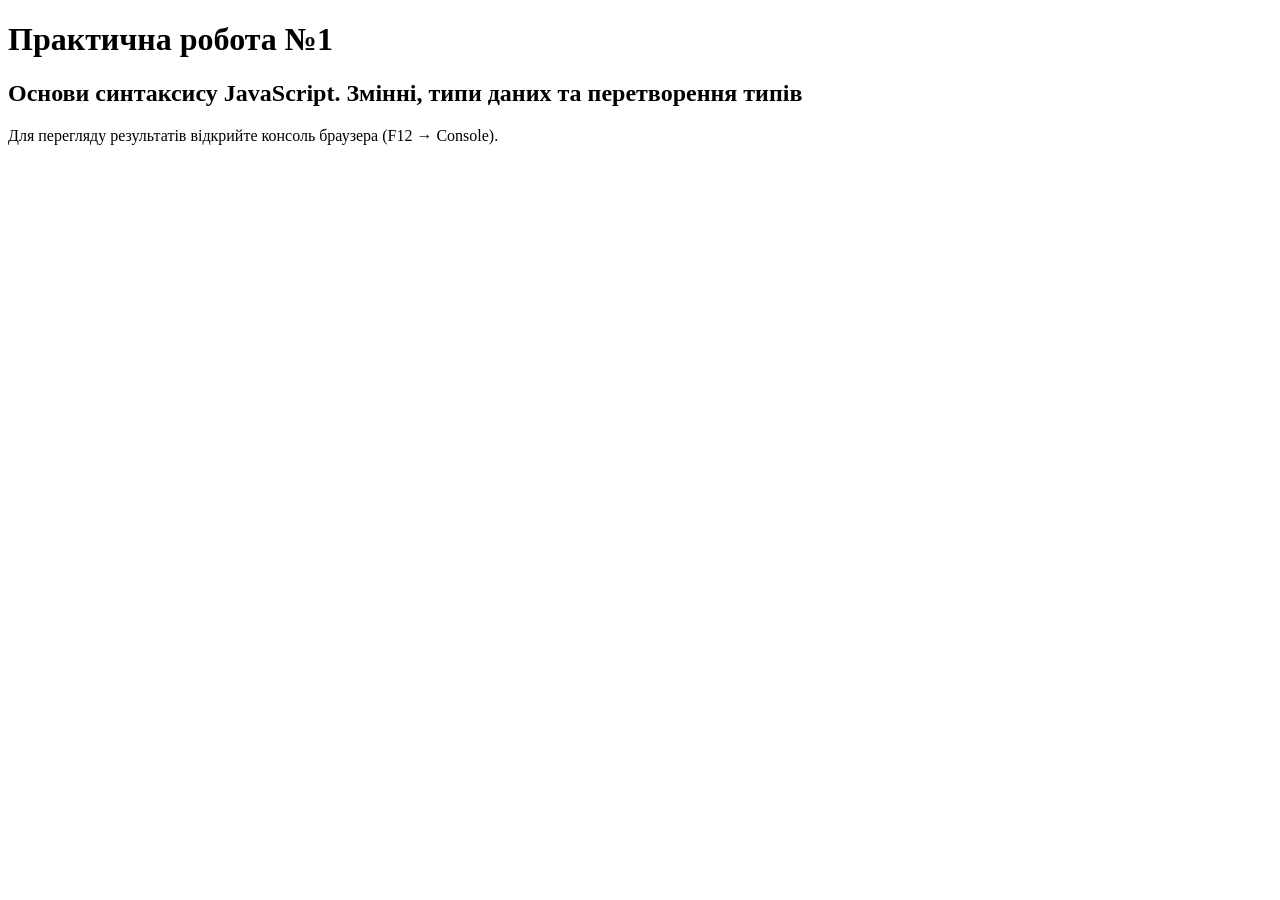
<file: index.html>
<!DOCTYPE html>
<html lang="uk">
<head>
  <meta charset="UTF-8">
  <meta name="viewport" content="width=device-width, initial-scale=1.0">
  <title>Практична робота №1 — JavaScript</title>
  <script src="script.js" defer></script>
</head>
<body>
  <h1>Практична робота №1</h1>
  <h2>Основи синтаксису JavaScript. Змінні, типи даних та перетворення типів</h2>
  <p>Для перегляду результатів відкрийте консоль браузера (F12 → Console).</p>
</body>
</html>
</file>
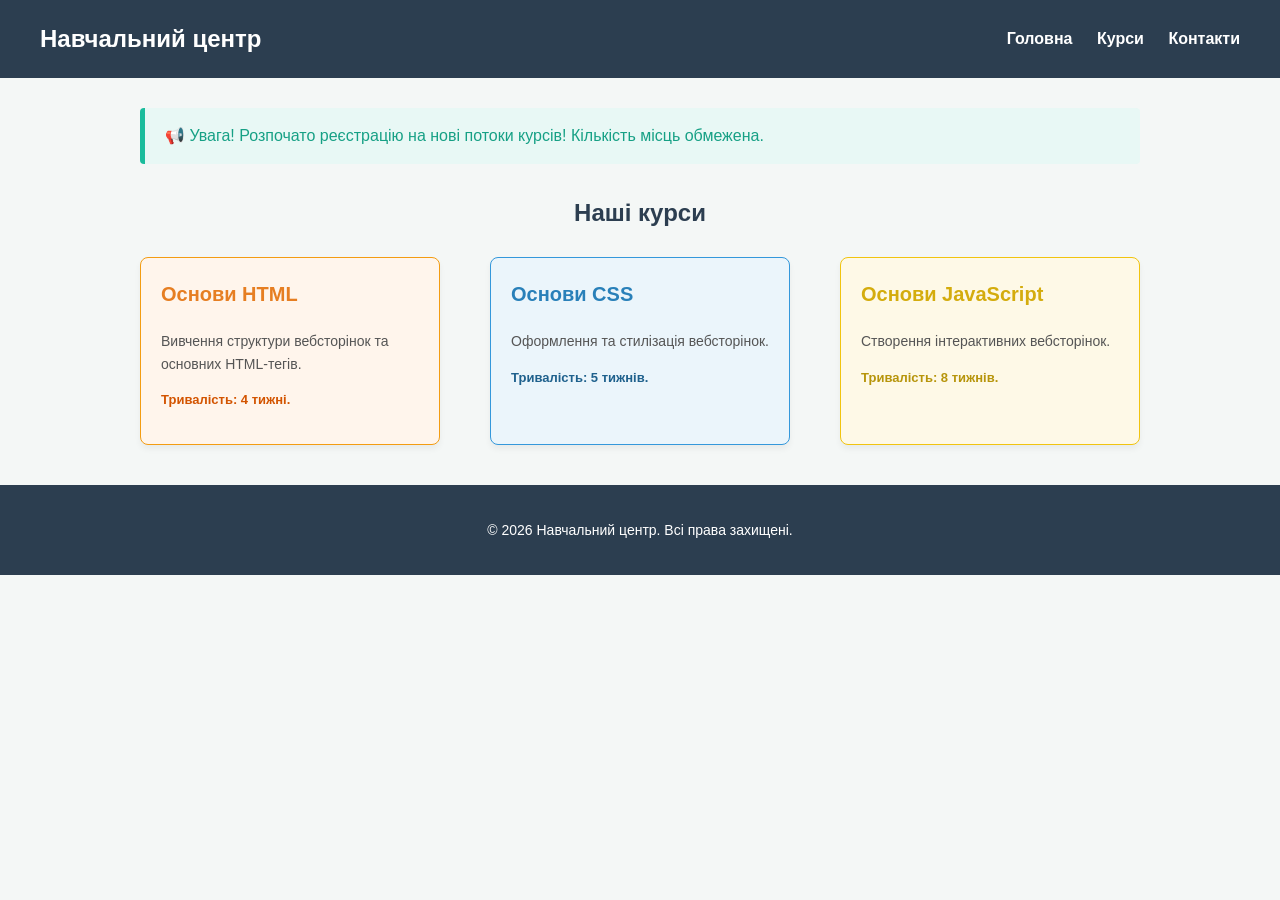
<file: stupa3/index.html>
<!DOCTYPE html>
<html lang="uk">
<head>
<meta charset="UTF-8">
<meta name="viewport" content="width=device-width, initial-scale=1.0">
<title>Навчальний центр</title>
<link rel="stylesheet" href="style.css">
</head>
<body>

<!-- Шапка сайту -->
<header class="site-header">
<h1>Навчальний центр</h1>
<nav class="main-nav">
<a href="#home">Головна</a>
<a href="#courses">Курси</a>
<a href="#contacts">Контакти</a>
</nav>
</header>

<!-- Основний вміст -->
<main class="container">
<!-- Важливе повідомлення -->
<div id="notice">
📢 Увага! Розпочато реєстрацію на нові потоки курсів! Кількість місць обмежена.
</div>

<section id="courses">
<h2>Наші курси</h2>

<div class="courses-grid">
<!-- Картка 1 -->
<div class="course-card">
<h3>Основи HTML</h3>
<p class="course-desc">Вивчення структури вебсторінок та основних HTML-тегів.</p>
<p class="course-duration">Тривалість: 4 тижні.</p>
</div>

<!-- Картка 2 -->
<div class="course-card">
<h3>Основи CSS</h3>
<p class="course-desc">Оформлення та стилізація вебсторінок.</p>
<p class="course-duration">Тривалість: 5 тижнів.</p>
</div>

<!-- Картка 3 -->
<div class="course-card">
<h3>Основи JavaScript</h3>
<p class="course-desc">Створення інтерактивних вебсторінок.</p>
<p class="course-duration">Тривалість: 8 тижнів.</p>
</div>
</div>
</section>
</main>

<!-- Підвал -->
<footer id="contacts" class="site-footer">
<p>&copy; 2026 Навчальний центр. Всі права захищені.</p>
</footer>

</body>
</html>
</file>
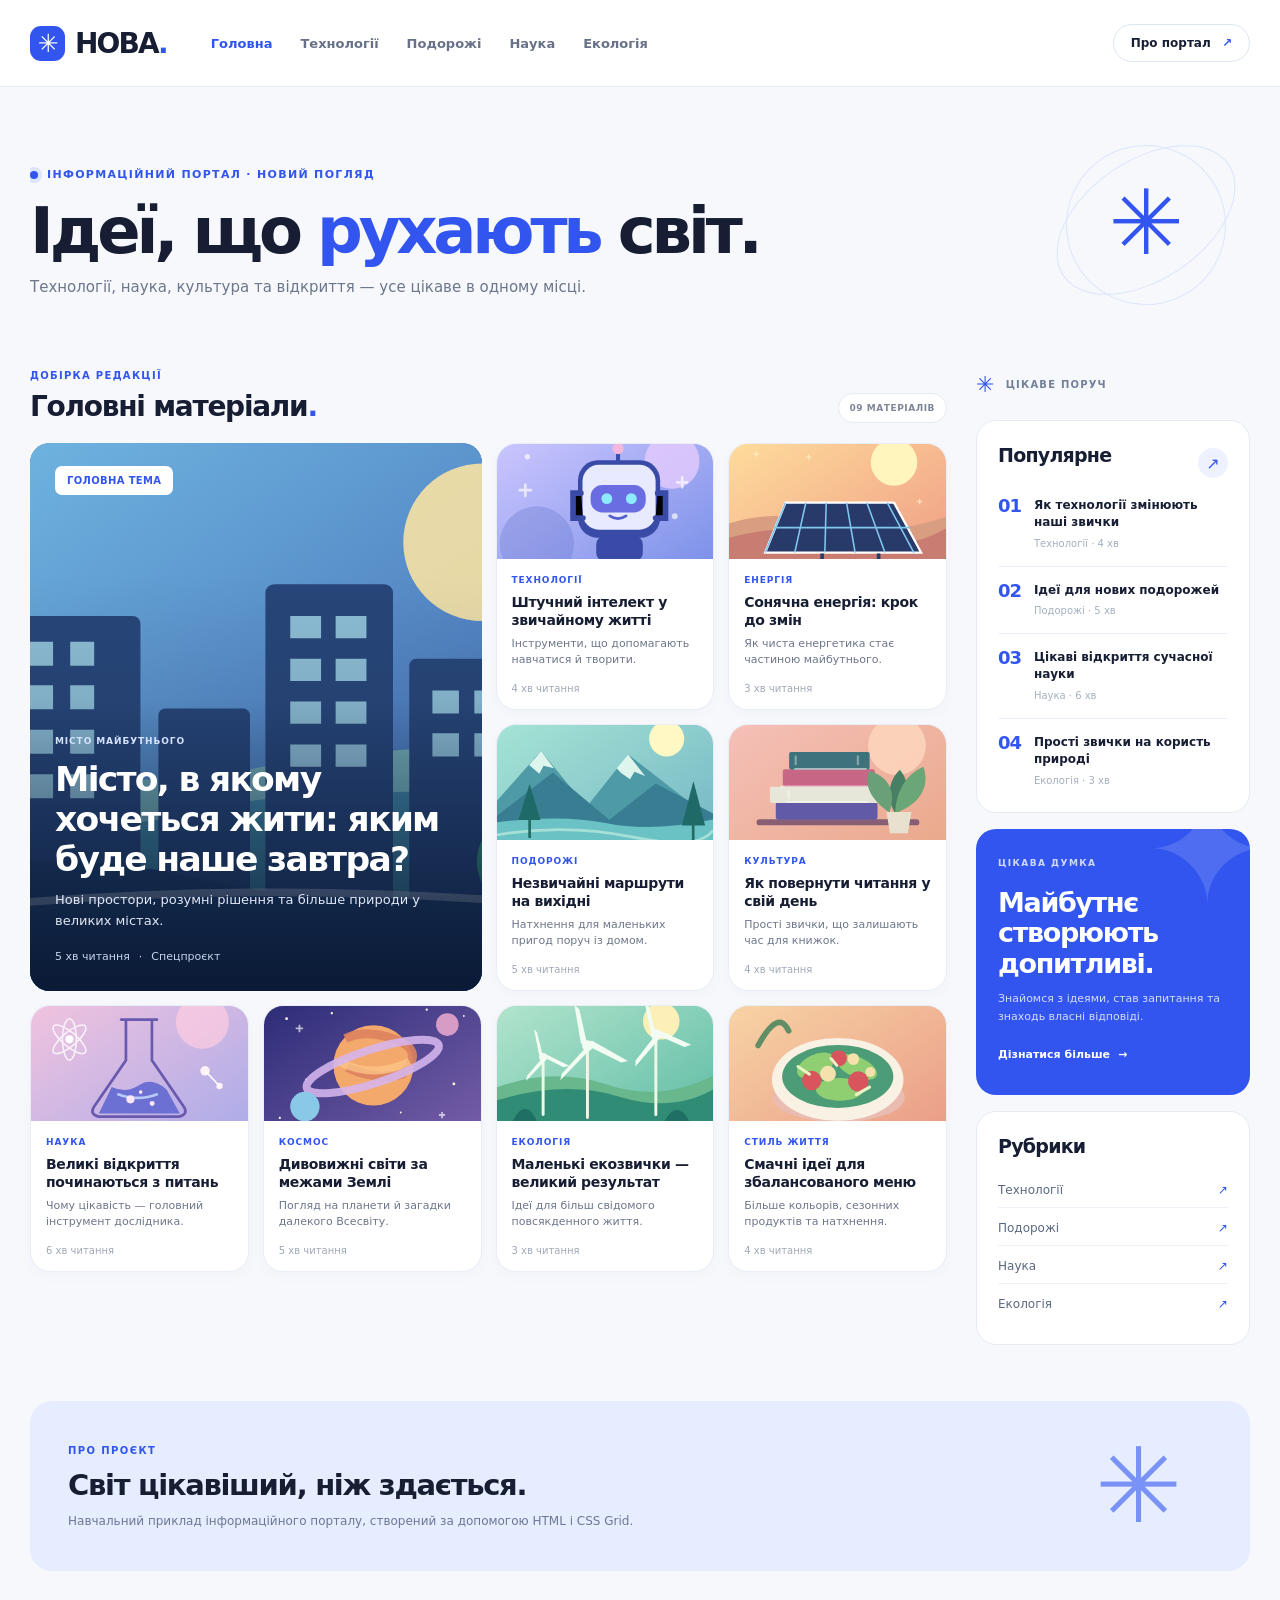
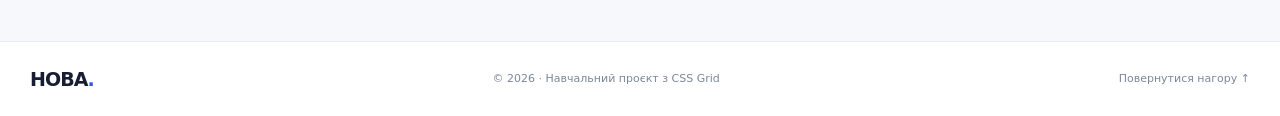
<file: stupa5/index.html>
<!DOCTYPE html>
<html lang="uk">
<head>
  <meta charset="UTF-8">
  <meta name="viewport" content="width=device-width, initial-scale=1.0">
  <meta name="description" content="НОВА — навчальний макет інформаційного порталу з адаптивною сіткою CSS Grid.">
  <title>НОВА — інформаційний портал</title>
  <link rel="stylesheet" href="style.css">
</head>
<body>
  <header class="site-header">
    <div class="container header-inner">
      <a class="brand" href="#home" aria-label="НОВА — на головну">
        <span class="brand-symbol" aria-hidden="true">✳</span>
        НОВА<span class="brand-dot">.</span>
      </a>
      <nav class="navigation" aria-label="Основна навігація">
        <a class="nav-link active" href="#home">Головна</a>
        <a class="nav-link" href="#technologies">Технології</a>
        <a class="nav-link" href="#travel">Подорожі</a>
        <a class="nav-link" href="#science">Наука</a>
        <a class="nav-link" href="#ecology">Екологія</a>
      </nav>
      <a class="header-action" href="#about">Про портал <span aria-hidden="true">↗</span></a>
    </div>
  </header>

  <main id="home" class="container page-main">
    <section class="intro" aria-labelledby="page-title">
      <div class="intro-copy">
        <div class="eyebrow"><span class="eyebrow-dot" aria-hidden="true"></span> ІНФОРМАЦІЙНИЙ ПОРТАЛ · НОВИЙ ПОГЛЯД</div>
        <h1 id="page-title">Ідеї, що <em>рухають</em> світ.</h1>
        <p>Технології, наука, культура та відкриття — усе цікаве в одному місці.</p>
      </div>
      <div class="intro-decoration" aria-hidden="true">
        <div class="orbit orbit-a"></div><div class="orbit orbit-b"></div><div class="intro-star">✳</div>
      </div>
    </section>

    <div class="page-grid">
      <section class="main-content" aria-labelledby="latest-heading">
        <div class="section-heading">
          <div>
            <span class="section-kicker">ДОБІРКА РЕДАКЦІЇ</span>
            <h2 id="latest-heading">Головні матеріали<span class="heading-dot">.</span></h2>
          </div>
          <span class="article-counter">09 МАТЕРІАЛІВ</span>
        </div>

        <div class="news-grid">
          <!-- Головна новина займає 2 колонки та 2 рядки CSS Grid. -->
          <article class="featured-card" id="featured">
            <img class="featured-image" src="images/city.svg" alt="Сучасне місто з високими будівлями, зеленими зонами та сонцем">
            <div class="featured-overlay"></div>
            <div class="featured-content">
              <span class="feature-tag">ГОЛОВНА ТЕМА</span>
              <div class="featured-bottom">
                <span class="article-category light">МІСТО МАЙБУТНЬОГО</span>
                <h3>Місто, в якому хочеться жити: яким буде наше завтра?</h3>
                <p>Нові простори, розумні рішення та більше природи у великих містах.</p>
                <span class="featured-meta">5 хв читання <span aria-hidden="true">·</span> Спецпроєкт</span>
              </div>
            </div>
          </article>

          <article class="news-card" id="technologies">
            <div class="card-media"><img src="images/robot.svg" alt="Ілюстрація дружнього робота та цифрових інтерфейсів"></div>
            <div class="card-body"><span class="article-category">ТЕХНОЛОГІЇ</span><h3>Штучний інтелект у звичайному житті</h3><p>Інструменти, що допомагають навчатися й творити.</p><span class="reading-time">4 хв читання</span></div>
          </article>
          <article class="news-card" id="solar">
            <div class="card-media"><img src="images/solar.svg" alt="Сонячні панелі на тлі сонячного неба"></div>
            <div class="card-body"><span class="article-category">ЕНЕРГІЯ</span><h3>Сонячна енергія: крок до змін</h3><p>Як чиста енергетика стає частиною майбутнього.</p><span class="reading-time">3 хв читання</span></div>
          </article>
          <article class="news-card" id="travel">
            <div class="card-media"><img src="images/travel.svg" alt="Гірський краєвид із озером і сонцем"></div>
            <div class="card-body"><span class="article-category">ПОДОРОЖІ</span><h3>Незвичайні маршрути на вихідні</h3><p>Натхнення для маленьких пригод поруч із домом.</p><span class="reading-time">5 хв читання</span></div>
          </article>
          <article class="news-card" id="books">
            <div class="card-media"><img src="images/books.svg" alt="Стос книжок, чашка та кімнатна рослина"></div>
            <div class="card-body"><span class="article-category">КУЛЬТУРА</span><h3>Як повернути читання у свій день</h3><p>Прості звички, що залишають час для книжок.</p><span class="reading-time">4 хв читання</span></div>
          </article>
          <article class="news-card" id="science">
            <div class="card-media"><img src="images/science.svg" alt="Наукова колба та атомна модель"></div>
            <div class="card-body"><span class="article-category">НАУКА</span><h3>Великі відкриття починаються з питань</h3><p>Чому цікавість — головний інструмент дослідника.</p><span class="reading-time">6 хв читання</span></div>
          </article>
          <article class="news-card" id="space">
            <div class="card-media"><img src="images/space.svg" alt="Планети, зорі та космічний простір"></div>
            <div class="card-body"><span class="article-category">КОСМОС</span><h3>Дивовижні світи за межами Землі</h3><p>Погляд на планети й загадки далекого Всесвіту.</p><span class="reading-time">5 хв читання</span></div>
          </article>
          <article class="news-card" id="ecology">
            <div class="card-media"><img src="images/ecology.svg" alt="Зелені пагорби й вітряки"></div>
            <div class="card-body"><span class="article-category">ЕКОЛОГІЯ</span><h3>Маленькі екозвички — великий результат</h3><p>Ідеї для більш свідомого повсякденного життя.</p><span class="reading-time">3 хв читання</span></div>
          </article>
          <article class="news-card" id="food">
            <div class="card-media"><img src="images/food.svg" alt="Тарілка зі свіжими овочами"></div>
            <div class="card-body"><span class="article-category">СТИЛЬ ЖИТТЯ</span><h3>Смачні ідеї для збалансованого меню</h3><p>Більше кольорів, сезонних продуктів та натхнення.</p><span class="reading-time">4 хв читання</span></div>
          </article>
        </div>
      </section>

      <aside class="sidebar" aria-label="Додаткові матеріали">
        <div class="sidebar-title"><span class="sidebar-icon">✳</span> ЦІКАВЕ ПОРУЧ</div>
        <section class="side-panel" aria-labelledby="popular-heading">
          <div class="panel-topline"><h2 id="popular-heading">Популярне</h2><span class="panel-sparkle">↗</span></div>
          <ol class="popular-list">
            <li><a href="#technologies"><span class="popular-number">01</span><span>Як технології змінюють наші звички <small>Технології · 4 хв</small></span></a></li>
            <li><a href="#travel"><span class="popular-number">02</span><span>Ідеї для нових подорожей <small>Подорожі · 5 хв</small></span></a></li>
            <li><a href="#science"><span class="popular-number">03</span><span>Цікаві відкриття сучасної науки <small>Наука · 6 хв</small></span></a></li>
            <li><a href="#ecology"><span class="popular-number">04</span><span>Прості звички на користь природі <small>Екологія · 3 хв</small></span></a></li>
          </ol>
        </section>

        <section class="side-feature" aria-labelledby="note-heading">
          <span class="side-feature-symbol" aria-hidden="true">✦</span>
          <span class="side-feature-kicker">ЦІКАВА ДУМКА</span>
          <h2 id="note-heading">Майбутнє створюють допитливі.</h2>
          <p>Знайомся з ідеями, став запитання та знаходь власні відповіді.</p>
          <a href="#about" class="side-feature-link">Дізнатися більше <span aria-hidden="true">→</span></a>
        </section>
        <section class="side-panel categories-panel" aria-labelledby="categories-heading">
          <h2 id="categories-heading">Рубрики</h2>
          <div class="category-links"><a href="#technologies">Технології <span>↗</span></a><a href="#travel">Подорожі <span>↗</span></a><a href="#science">Наука <span>↗</span></a><a href="#ecology">Екологія <span>↗</span></a></div>
        </section>
      </aside>
    </div>

    <section class="bottom-banner" id="about" aria-label="Інформація про сайт">
      <div><span class="bottom-caption">ПРО ПРОЄКТ</span><h2>Світ цікавіший, ніж здається.</h2><p>Навчальний приклад інформаційного порталу, створений за допомогою HTML і CSS Grid.</p></div>
      <span class="banner-art" aria-hidden="true">✳</span>
    </section>
  </main>

  <footer class="footer">
    <div class="container footer-inner"><a href="#home" class="footer-brand">НОВА<span>.</span></a><span>© 2026 · Навчальний проєкт з CSS Grid</span><a href="#home">Повернутися нагору ↑</a></div>
  </footer>
</body>
</html>
</file>
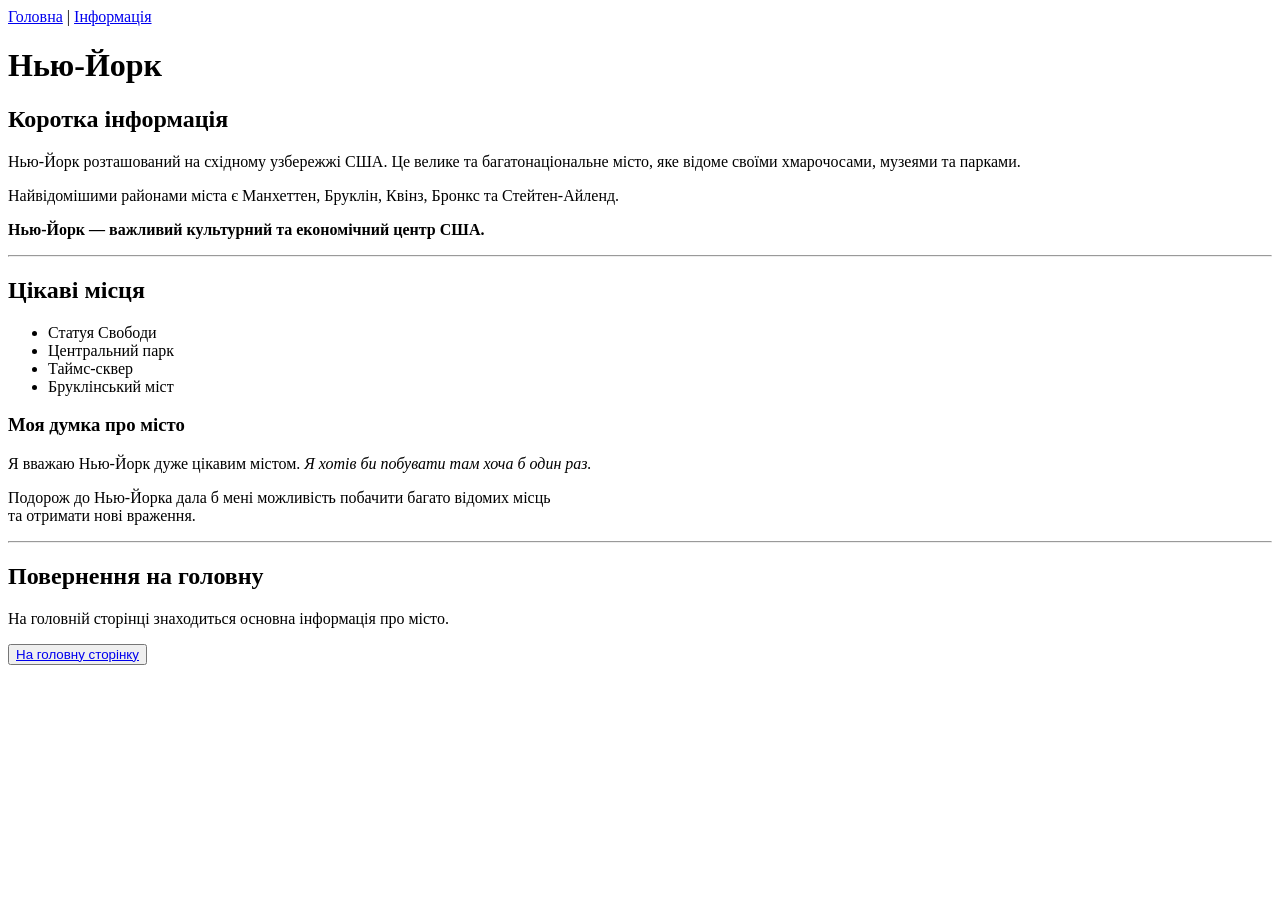
<file: info.html>
<!DOCTYPE html>
<html lang="en">
<head>
    <meta charset="UTF-8">
    <meta name="viewport" content="width=device-width, initial-scale=1.0">
    <title>Document</title>
</head>
<body>
  <nav>
    <a href="index.html">Головна</a> |
    <a href="info.html">Інформація</a>
</nav>

<h1>Нью-Йорк</h1>

<h2>Коротка інформація</h2>

<p>
    Нью-Йорк розташований на східному узбережжі США.
    Це велике та багатонаціональне місто, яке відоме
    своїми хмарочосами, музеями та парками.
</p>

<p>
    Найвідомішими районами міста є Манхеттен, Бруклін,
    Квінз, Бронкс та Стейтен-Айленд.
</p>

<p>
    <strong>Нью-Йорк — важливий культурний та економічний
    центр США.</strong>
</p>

<hr>

<h2>Цікаві місця</h2>

<ul>
    <li>Статуя Свободи</li>
    <li>Центральний парк</li>
    <li>Таймс-сквер</li>
    <li>Бруклінський міст</li>
</ul>

<h3>Моя думка про місто</h3>

<p>
    Я вважаю Нью-Йорк дуже цікавим містом.
    <em>Я хотів би побувати там хоча б один раз.</em>
</p>

<p>
    Подорож до Нью-Йорка дала б мені можливість
    побачити багато відомих місць
    <br>
    та отримати нові враження.
</p>

<hr>

<div>
    <h2>Повернення на головну</h2>

    <p>
        На головній сторінці знаходиться основна
        інформація про місто.
    </p>

    <button>
        <a href="index.html">На головну сторінку</a>
    </button>
</div>  
</body>
</html>
</file>
<file: stupa3/style.css>
/* Загальні стилі сторінки */
body {
font-family: Arial, sans-serif;
margin: 0;
padding: 0;
background-color: #f4f7f6;
color: #333333;
line-height: 1.6;
}

/* Шапка та навігація */
.site-header {
background-color: #2c3e50;
color: #ffffff;
padding: 20px 40px;
display: flex;
justify-content: space-between;
align-items: center;
}

.site-header h1 {
margin: 0;
font-size: 24px;
}

.main-nav a {
color: #ffffff;
text-decoration: none;
margin-left: 20px;
font-weight: bold;
transition: color 0.3s;
}

.main-nav a:hover {
color: #1abc9c;
}

/* Контейнер */
.container {
max-width: 1000px;
margin: 30px auto;
padding: 0 20px;
}

/* Повідомлення про реєстрацію (ідентифікатор) */
#notice {
background-color: #e8f8f5;
border-left: 5px solid #1abc9c;
padding: 15px 20px;
margin-bottom: 30px;
border-radius: 4px;
font-size: 16px;
color: #16a085;
}

/* Заголовок секції курсів */
#courses h2 {
text-align: center;
margin-bottom: 25px;
color: #2c3e50;
}

/* Сітка карток */
.courses-grid {
display: flex;
gap: 20px;
justify-content: space-between;
flex-wrap: wrap;
}

/* Базові стилі картки курсу */
.course-card {
border-radius: 8px;
padding: 20px;
width: 30%;
box-sizing: border-box;
box-shadow: 0 4px 6px rgba(0, 0, 0, 0.05);
transition: transform 0.3s ease;
border: 1px solid #e0e0e0;
}

.course-card:hover {
transform: translateY(-5px);
}

.course-card h3 {
margin-top: 0;
font-size: 20px;
}

.course-desc {
color: #555555;
font-size: 14px;
margin-bottom: 15px;
}

.course-duration {
font-size: 13px;
font-weight: bold;
}

/* АВТОМАТИЧНЕ ФАРБУВАННЯ КАРТОК У РІЗНІ КОЛЬОРИ */

/* Перша картка (Основи HTML) — теплий помаранчевий відтінок */
.course-card:nth-child(1) {
background-color: #fff5ec;
border-color: #f39c12;
}
.course-card:nth-child(1) h3 {
color: #e67e22;
}
.course-card:nth-child(1) .course-duration {
color: #d35400;
}

/* Друга картка (Основи CSS) — блакитний відтінок */
.course-card:nth-child(2) {
background-color: #ebf5fb;
border-color: #3498db;
}
.course-card:nth-child(2) h3 {
color: #2980b9;
}
.course-card:nth-child(2) .course-duration {
color: #1f618d;
}

/* Третя картка (Основи JavaScript) — жовтуватий відтінок */
.course-card:nth-child(3) {
background-color: #fef9e7;
border-color: #f1c40f;
}
.course-card:nth-child(3) h3 {
color: #d4ac0d;
}
.course-card:nth-child(3) .course-duration {
color: #b7950b;
}

/* Підвал */
.site-footer {
text-align: center;
padding: 20px;
background-color: #2c3e50;
color: #ffffff;
margin-top: 40px;
font-size: 14px;
}
</file>
<file: stupa5/style.css>
/*
  Практична робота: багатовимірний макет на CSS Grid.
  Варіант 1 — Інформаційний портал.
  Основні прийоми: grid-template-columns, grid-auto-rows, gap,
  grid-column, grid-row, grid-template-areas, @media, object-fit.
*/
:root {
  --ink: #171e34;
  --muted: #6d768a;
  --blue: #3155ee;
  --line: #e6eaf2;
  --surface: #ffffff;
  --canvas: #f6f8fc;
  --radius: 20px;
}
* { box-sizing: border-box; }
html { scroll-behavior: smooth; }
body { margin: 0; font-family: "Segoe UI", Inter, system-ui, -apple-system, Arial, sans-serif; color: var(--ink); background: var(--canvas); }
a { color: inherit; text-decoration: none; }
img { display: block; max-width: 100%; }
.container { width: min(1220px, calc(100% - 60px)); margin-inline: auto; }
a:focus-visible { outline: 3px solid #8ca0ff; outline-offset: 4px; border-radius: 4px; }

/* Шапка сайту */
.site-header { border-bottom: 1px solid var(--line); background: rgba(255,255,255,.96); }
.header-inner { min-height: 86px; display: flex; align-items: center; gap: 44px; }
.brand { display: inline-flex; align-items: center; white-space: nowrap; font-size: 28px; font-weight: 900; letter-spacing: -.065em; }
.brand-symbol { width: 35px; height: 35px; display: inline-grid; place-items: center; color: white; background: var(--blue); border-radius: 11px; font-size: 25px; font-weight: 400; margin-right: 10px; }
.brand-dot, .heading-dot, .footer-brand span { color: var(--blue); }
.navigation { display: flex; align-items: center; flex-wrap: wrap; gap: 28px; margin-right: auto; }
.nav-link { padding: 10px 0; font-size: 13px; font-weight: 650; color: #687187; transition: color .2s; }
.nav-link:hover, .nav-link.active { color: var(--blue); }
.header-action { padding: 11px 17px; border: 1px solid #dde4f3; border-radius: 100px; font-size: 12px; font-weight: 700; white-space: nowrap; }
.header-action span { color: var(--blue); margin-left: 7px; }

.page-main { padding-top: 55px; padding-bottom: 70px; }
.intro { display: flex; justify-content: space-between; align-items: center; min-height: 180px; margin-bottom: 42px; position: relative; overflow: hidden; }
.intro-copy { position: relative; z-index: 1; }
.eyebrow { display: flex; align-items: center; gap: 9px; color: var(--blue); font-size: 11px; font-weight: 800; letter-spacing: .12em; }
.eyebrow-dot { width: 8px; height: 8px; background: var(--blue); border-radius: 50%; box-shadow: 0 0 0 4px #dce4ff; }
h1, h2, h3, p { margin-top: 0; }
.intro h1 { margin: 17px 0 12px; font-size: clamp(40px, 5.1vw, 64px); line-height: 1.06; letter-spacing: -.065em; font-weight: 850; }
.intro h1 em { font-style: normal; color: var(--blue); }
.intro p { margin-bottom: 0; font-size: 15px; color: var(--muted); }
.intro-decoration { width: 210px; height: 175px; flex-shrink: 0; position: relative; }
.orbit { position: absolute; border: 1.5px solid #dce5fc; border-radius: 50%; transform: rotate(-34deg); }
.orbit-a { height: 120px; width: 200px; top: 15px; right: 4px; }
.orbit-b { height: 160px; width: 160px; top: 0; right: 24px; }
.intro-star { position: absolute; right: 66px; top: 33px; color: var(--blue); font-size: 90px; line-height: 1; }

/* grid-template-areas організовує контент і бічну панель. */
.page-grid {
  display: grid;
  grid-template-columns: minmax(0, 1fr) 274px;
  grid-template-rows: auto;
  grid-template-areas: "content sidebar";
  gap: 29px;
  align-items: start;
}
.main-content { grid-area: content; min-width: 0; }
.sidebar { grid-area: sidebar; min-width: 0; }
.section-heading { display: flex; align-items: end; justify-content: space-between; gap: 12px; margin-bottom: 20px; }
.section-kicker { color: var(--blue); font-size: 10px; font-weight: 850; letter-spacing: .13em; }
.section-heading h2 { font-size: 28px; line-height: 1.1; letter-spacing: -.045em; margin: 9px 0 0; }
.article-counter { border: 1px solid var(--line); color: #7d8798; background: #fff; white-space: nowrap; border-radius: 20px; font-size: 9px; letter-spacing: .06em; padding: 9px 11px; font-weight: 800; }

/* Основна CSS Grid-сітка: 4 колонки та рядки автоматичної висоти. */
.news-grid {
  display: grid;
  grid-template-columns: repeat(4, minmax(0, 1fr));
  grid-auto-rows: minmax(267px, auto);
  gap: 14px;
  align-items: stretch;
}
.featured-card {
  position: relative;
  grid-column: span 2; /* Займає дві колонки */
  grid-row: span 2;    /* Займає два рядки */
  border-radius: var(--radius);
  overflow: hidden;
  min-height: 548px;
  isolation: isolate;
  background: #4164bf;
}
.featured-image { width: 100%; height: 100%; position: absolute; inset: 0; object-fit: cover; transition: transform .5s ease; }
.featured-card:hover .featured-image { transform: scale(1.035); }
.featured-overlay { position: absolute; inset: 0; z-index: 1; background: linear-gradient(180deg, rgba(16,30,61,.04) 24%, rgba(12,27,52,.12) 47%, rgba(9,23,49,.93) 100%); }
.featured-content { position: relative; z-index: 2; height: 100%; min-height: 548px; display: flex; flex-direction: column; justify-content: space-between; padding: 23px 25px 27px; color: #fff; }
.feature-tag { width: fit-content; padding: 9px 12px; background: #fff; border-radius: 7px; color: var(--blue); font-size: 10px; font-weight: 900; letter-spacing: .035em; }
.article-category { display: block; color: var(--blue); font-size: 9px; font-weight: 900; letter-spacing: .1em; }
.article-category.light { color: #d6e3ff; }
.featured-content h3 { margin: 13px 0 9px; font-size: clamp(24px, 2.7vw, 35px); line-height: 1.17; letter-spacing: -.05em; }
.featured-content p { color: #e2e8f7; font-size: 13px; line-height: 1.65; margin-bottom: 13px; }
.featured-meta { display: inline-flex; gap: 9px; color: #c5d4ee; font-size: 11px; }
.news-card { display: flex; flex-direction: column; min-width: 0; overflow: hidden; border: 1px solid #e9edf5; background: var(--surface); border-radius: var(--radius); box-shadow: 0 4px 15px rgba(32,55,111,.025); transition: transform .2s, box-shadow .2s; }
.news-card:hover { transform: translateY(-3px); box-shadow: 0 12px 26px rgba(32,55,111,.10); }
.card-media { height: 115px; flex: 0 0 115px; overflow: hidden; background: #e5edfa; }
.card-media img { width: 100%; height: 100%; object-fit: cover; transition: transform .35s ease; }
.news-card:hover .card-media img { transform: scale(1.05); }
.card-body { flex: 1; padding: 16px 15px 15px; display: flex; flex-direction: column; align-items: flex-start; }
.card-body h3 { font-size: 14px; line-height: 1.32; letter-spacing: -.025em; margin: 8px 0 6px; }
.card-body p { color: var(--muted); font-size: 11px; line-height: 1.45; margin-bottom: 10px; }
.reading-time { margin-top: auto; color: #a0a8b6; font-size: 10px; }

/* Бічна колонка */
.sidebar-title { margin: 4px 0 20px; height: 32px; display: flex; align-items: center; gap: 10px; letter-spacing: .12em; font-size: 10px; font-weight: 900; color: #73809a; }
.sidebar-icon { font-size: 22px; color: var(--blue); }
.side-panel { background: #fff; border: 1px solid var(--line); border-radius: var(--radius); padding: 23px 21px; margin-bottom: 16px; }
.panel-topline { display: flex; align-items: center; justify-content: space-between; }
.side-panel h2 { margin-bottom: 16px; font-size: 19px; letter-spacing: -.04em; }
.panel-sparkle { width: 30px; height: 30px; display: grid; place-items: center; color: var(--blue); border-radius: 50%; background: #eef1ff; }
.popular-list { list-style: none; padding: 0; margin: 0; }
.popular-list li + li { border-top: 1px solid #edf0f6; }
.popular-list a { display: flex; gap: 13px; padding: 15px 0; font-weight: 750; font-size: 12px; line-height: 1.4; }
.popular-list li:last-child a { padding-bottom: 1px; }
.popular-list a:hover { color: var(--blue); }
.popular-number { font-weight: 900; color: var(--blue); font-size: 18px; letter-spacing: -.06em; line-height: 1; }
.popular-list small { display: block; margin-top: 6px; color: #a5afc0; font-size: 10px; font-weight: 500; }
.side-feature { overflow: hidden; position: relative; border-radius: var(--radius); background: #3155ee; color: #fff; padding: 29px 22px; margin-bottom: 16px; min-height: 266px; }
.side-feature-symbol { color: rgba(255,255,255,.14); font-size: 150px; position: absolute; top: -53px; right: -20px; line-height: 1; }
.side-feature-kicker { display: block; position: relative; z-index: 1; font-size: 9px; letter-spacing: .16em; font-weight: 900; color: #cfd9ff; }
.side-feature h2 { position: relative; z-index: 1; margin: 20px 0 11px; font-size: 27px; line-height: 1.13; letter-spacing: -.05em; }
.side-feature p { position: relative; z-index: 1; font-size: 11px; line-height: 1.6; color: #d4ddff; }
.side-feature-link { display: inline-flex; gap: 8px; margin-top: 12px; color: #fff; font-weight: 700; font-size: 11px; }
.category-links { display: grid; gap: 3px; }
.category-links a { padding: 10px 0; display: flex; justify-content: space-between; font-size: 12px; color: #5b6880; border-bottom: 1px solid #edf0f6; }
.category-links a:last-child { border-bottom: 0; }
.category-links a:hover, .category-links span { color: var(--blue); }

.bottom-banner { margin-top: 40px; overflow: hidden; display: flex; justify-content: space-between; gap: 25px; align-items: center; padding: 33px 38px; border-radius: 22px; background: #e6edff; }
.bottom-caption { font-weight: 900; color: var(--blue); letter-spacing: .14em; font-size: 10px; }
.bottom-banner h2 { letter-spacing: -.045em; font-size: 29px; margin: 10px 0; }
.bottom-banner p { font-size: 12px; color: #6b7795; margin-bottom: 0; line-height: 1.6; }
.banner-art { color: #3155ee; font-size: 104px; line-height: 1; opacity: .6; padding-right: 30px; }
.footer { border-top: 1px solid var(--line); background: #fff; }
.footer-inner { display: flex; align-items: center; gap: 20px; justify-content: space-between; padding-block: 26px; font-size: 11px; color: #7d879a; }
.footer-brand { font-size: 19px; font-weight: 900; color: var(--ink); letter-spacing: -.05em; }
.footer-inner > a:last-child:hover { color: var(--blue); }

/* Планшети: спрощуємо основний макет до 2 колонок. */
@media (max-width: 1100px) {
  .container { width: min(100% - 38px, 960px); }
  .header-inner { gap: 23px; }
  .navigation { gap: 18px; }
  .page-grid { grid-template-columns: minmax(0,1fr) 236px; gap: 18px; }
  .news-grid { grid-template-columns: repeat(2, minmax(0, 1fr)); grid-auto-rows: minmax(260px, auto); }
  .featured-content h3 { font-size: 30px; }
}
@media (max-width: 790px) {
  .header-action { display: none; }
  .page-grid { grid-template-columns: minmax(0, 1fr); grid-template-areas: "content" "sidebar"; }
  .sidebar { display: grid; grid-template-columns: repeat(2, minmax(0, 1fr)); gap: 16px; }
  .sidebar-title { grid-column: 1 / -1; margin-bottom: 0; }
  .side-panel, .side-feature { margin-bottom: 0; }
  .categories-panel { grid-column: 1 / -1; }
  .intro-decoration { opacity: .7; }
}
/* Смартфони: сітка 1 колонка, блоки не виходять за екран. */
@media (max-width: 600px) {
  .container { width: calc(100% - 30px); }
  .header-inner { min-height: auto; padding: 16px 0 12px; display: block; }
  .brand { font-size: 24px; }
  .brand-symbol { width: 31px; height: 31px; font-size: 22px; }
  .navigation { margin: 14px 0 0; display: flex; flex-wrap: nowrap; gap: 21px; overflow-x: auto; scrollbar-width: none; }
  .navigation::-webkit-scrollbar { display: none; }
  .nav-link { white-space: nowrap; padding: 8px 0; font-size: 12px; }
  .page-main { padding-top: 35px; padding-bottom: 38px; }
  .intro { min-height: auto; margin-bottom: 36px; }
  .intro h1 { font-size: clamp(34px, 8.5vw, 46px); margin-top: 14px; }
  .intro p { font-size: 12px; line-height: 1.6; max-width: 295px; }
  .intro-decoration { display: none; }
  .eyebrow { font-size: 9px; }
  .section-heading h2 { font-size: 24px; }
  .article-counter { font-size: 8px; padding: 7px 8px; }
  .news-grid { grid-template-columns: minmax(0, 1fr); grid-auto-rows: auto; gap: 14px; }
  .featured-card { grid-column: auto; grid-row: auto; min-height: 405px; }
  .featured-content { min-height: 405px; padding: 19px; }
  .featured-content h3 { font-size: 28px; }
  .news-card { flex-direction: row; min-height: 160px; }
  .card-media { height: auto; width: 38%; flex: 0 0 38%; }
  .card-body { padding: 17px 13px; }
  .card-body h3 { font-size: 15px; }
  .card-body p { font-size: 11px; }
  .sidebar { grid-template-columns: minmax(0, 1fr); }
  .sidebar-title, .categories-panel { grid-column: auto; }
  .bottom-banner { padding: 24px 23px; margin-top: 24px; }
  .bottom-banner h2 { font-size: 25px; }
  .banner-art { display: none; }
  .footer-inner { flex-wrap: wrap; padding-block: 22px; }
  .footer-inner > span { order: 3; flex-basis: 100%; }
}
@media (max-width: 380px) {
  .news-card { min-height: 176px; }
  .card-media { flex-basis: 34%; width: 34%; }
  .card-body h3 { font-size: 13px; }
  .card-body p { font-size: 10px; }
  .featured-content h3 { font-size: 25px; }
}
</file>
